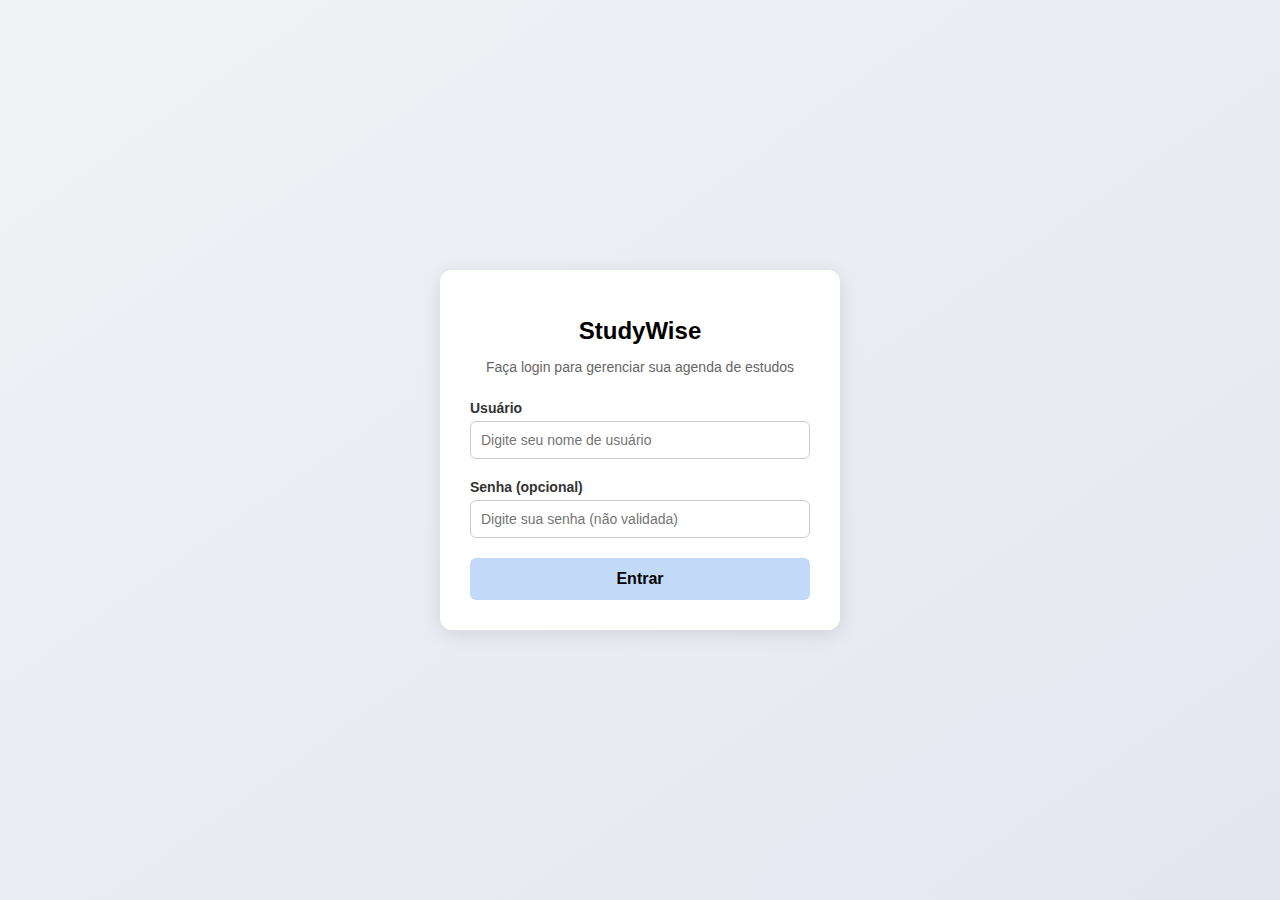
<file: index.html>
<!DOCTYPE html>
<html lang="pt-br">

<head>
  <meta charset="UTF-8">
  <meta name="viewport" content="width=device-width, initial-scale=1.0">
  <title>Login</title>
  <link href="https://fonts.googleapis.com/css2?family=Inter:wght@400;600&display=swap" rel="stylesheet">
  <link rel="stylesheet" href="/css/style.css">
</head>

<body>
  <div class="container">
    <h1>StudyWise</h1>
    <p>Faça login para gerenciar sua agenda de estudos</p>
    <form>
      <label for="usuario">Usuário</label>
      <input type="text" id="usuario" placeholder="Digite seu nome de usuário">
      <label for="senha">Senha (opcional)</label>
      <input type="password" id="senha" placeholder="Digite sua senha (não validada)">

      <button type="submit">
        Entrar
      </button>
    </form>
  </div>
</body>

</html>
</file>
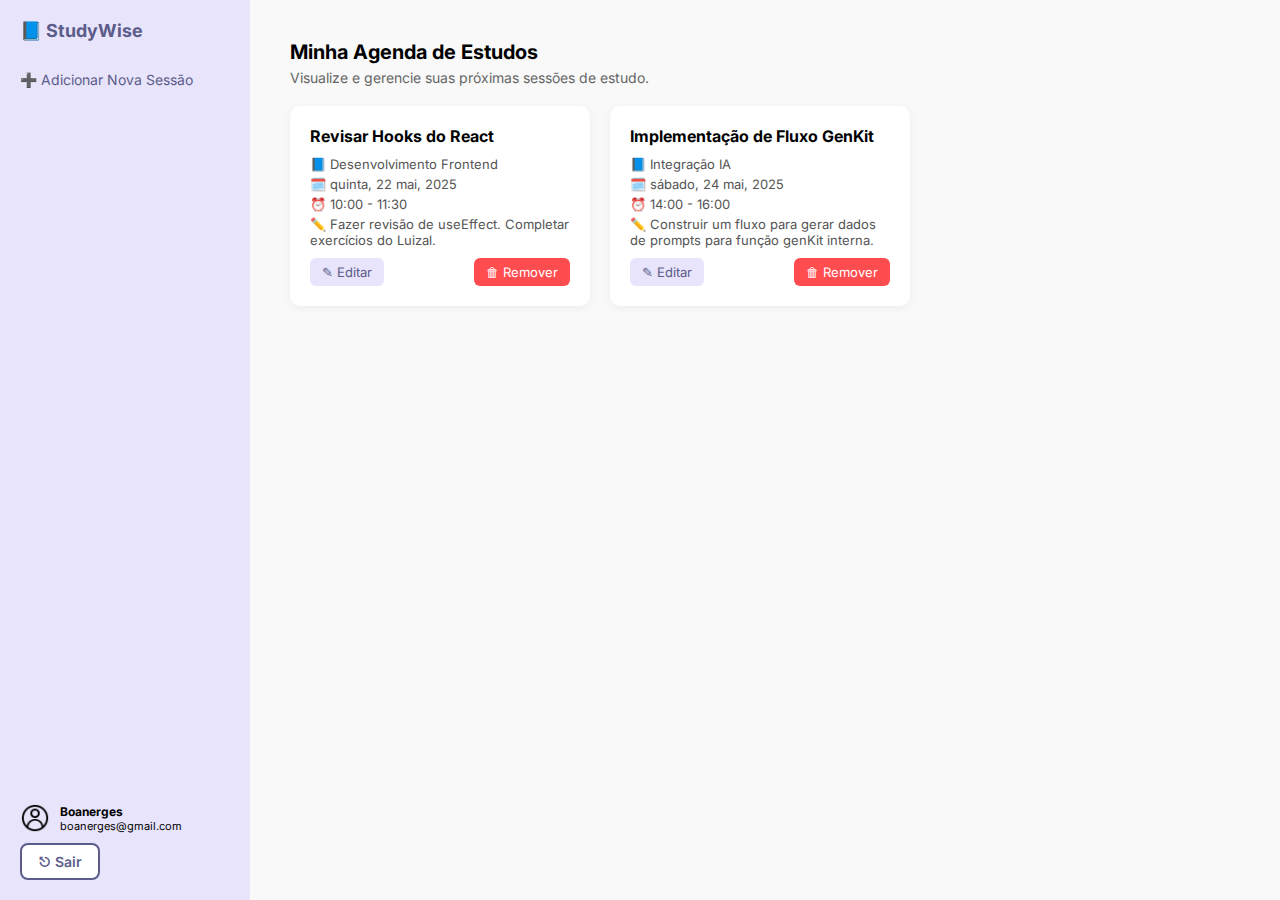
<file: html/agendamento.html>
<!DOCTYPE html>
<html lang="pt-BR">

<head>
    <meta charset="UTF-8" />
    <meta name="viewport" content="width=device-width, initial-scale=1.0" />
    <title>StudyWise - Agenda</title>
    <link href="https://fonts.googleapis.com/css2?family=Inter:wght@400;600&display=swap" rel="stylesheet">
    <link rel="stylesheet" href="/css/agenStyle.css">
</head>

<body>
    <div id="sidebar">
        <div>
            <div class="logo">📘 StudyWise</div>
            <div id="add-session">➕ Adicionar Nova Sessão</div>
        </div>
        <div>
            <div id="user-info-container">
                <img src="/img/perfil-de-usuario.png" alt="" sizes="" srcset="">
                <div id="user-details">
                    <div><strong>Boanerges</strong></div>
                    <div style="font-size: 11px;">boanerges@gmail.com</div>
                </div>
            </div>
            <button id="logout-button">⎋ Sair</button>
        </div>
    </div>
    <div id="main">
        <h2>Minha Agenda de Estudos</h2>
        <p class="subtitle">Visualize e gerencie suas próximas sessões de estudo.</p>
        <div id="cards-container">
            <div class="card">
                <h3>Revisar Hooks do React</h3>
                <p>📘 Desenvolvimento Frontend</p>
                <p>🗓️ quinta, 22 mai, 2025</p>
                <p>⏰ 10:00 - 11:30</p>
                <p>✏️ Fazer revisão de useEffect. Completar exercícios do Luizal.</p>
                <div class="card-buttons">
                    <button class="btn edit">✎ Editar</button>
                    <button class="btn remove">🗑 Remover</button>
                </div>
            </div>

            <div class="card">
                <h3>Implementação de Fluxo GenKit</h3>
                <p>📘 Integração IA</p>
                <p>🗓️ sábado, 24 mai, 2025</p>
                <p>⏰ 14:00 - 16:00</p>
                <p>✏️ Construir um fluxo para gerar dados de prompts para função genKit interna.</p>
                <div class="card-buttons">
                    <button class="btn edit">✎ Editar</button>
                    <button class="btn remove">🗑 Remover</button>
                </div>
            </div>
        </div>
    </div>
</body>

</html>
</file>
<file: css/style.css>
* {
  box-sizing: border-box;
  font-family: Arial, sans-serif;
}

body {
  margin: 0;
  padding: 0;
  background: linear-gradient(to bottom right, #f0f2f5, #e4e7f0);
  display: flex;
  justify-content: center;
  align-items: center;
  height: 100vh;
}

.container {
  background-color: #ffffff;
  padding: 30px;
  border-radius: 12px;
  box-shadow: 0 4px 20px rgba(0, 0, 0, 0.1);
  width: 100%;
  max-width: 400px;
  text-align: center;
}

h1 {
  font-size: 24px;
  font-weight: bold;
  margin-bottom: 5px;
}

p {
  font-size: 14px;
  color: #666;
  margin-bottom: 25px;
}

label {
  display: block;
  text-align: left;
  font-weight: bold;
  font-size: 14px;
  margin-bottom: 5px;
  color: #333;
}

input {
  width: 100%;
  padding: 10px;
  margin-bottom: 20px;
  border: 1px solid #ccc;
  border-radius: 6px;
  font-size: 14px;
}

button {
  width: 100%;
  background-color: #c3d9f8;
  color: #000;
  border: none;
  padding: 12px;
  font-size: 16px;
  font-weight: bold;
  border-radius: 6px;
  cursor: pointer;
  display: flex;
  align-items: center;
  justify-content: center;
  gap: 8px;
}

button:hover {
  background-color: #aac7f0;
}

.agenda-body {
  display: flex;
  height: 100vh;
  font-family: Arial, sans-serif;
  background: #f3f4f6;
}

.agenda-sidebar {
  width: 250px;
  background: #e7e7fb;
  display: flex;
  flex-direction: column;
  transition: width 0.3s;
}

.agenda-sidebar.collapsed {
  width: 60px;
}

.agenda-sidebar-header {
  padding: 20px;
  font-weight: bold;
  font-size: 18px;
  display: flex;
  align-items: center;
  justify-content: space-between;
}

.agenda-toggle {
  cursor: pointer;
  font-size: 20px;
}

.agenda-add-session {
  padding: 15px 20px;
  font-size: 14px;
  cursor: pointer;
  background: none;
  border: none;
  display: flex;
  align-items: center;
  gap: 5px;
}

.agenda-user-info {
  padding: 20px;
  font-size: 12px;
  margin-top: auto;
}

.agenda-logout-btn {
  margin-top: 10px;
  padding: 8px;
  border: 1px solid #ccc;
  border-radius: 6px;
  background: #fff;
  cursor: pointer;
  font-size: 14px;
}

.agenda-main {
  flex: 1;
  padding: 30px;
  display: flex;
  flex-direction: column;
}

.agenda-main h1 {
  font-size: 24px;
  margin-bottom: 8px;
}

.agenda-main p {
  font-size: 14px;
  color: #555;
  margin-bottom: 20px;
}

.agenda-cards {
  display: flex;
  flex-wrap: wrap;
  gap: 20px;
}

.agenda-card {
  background: #fff;
  border-radius: 10px;
  padding: 20px;
  box-shadow: 0 1px 5px rgba(0, 0, 0, 0.1);
  width: 280px;
  display: flex;
  flex-direction: column;
  justify-content: space-between;
}

.agenda-card h3 {
  font-size: 16px;
  margin-bottom: 8px;
}

.agenda-card p {
  font-size: 13px;
  margin-bottom: 4px;
}

.agenda-card-buttons {
  display: flex;
  gap: 10px;
  margin-top: 10px;
}

.agenda-edit {
  background: #cbd5e1;
  border: none;
  padding: 8px;
  border-radius: 6px;
  cursor: pointer;
}

.agenda-remove {
  background: #f87171;
  border: none;
  padding: 8px;
  border-radius: 6px;
  cursor: pointer;
  color: #fff;
}
</file>
<file: css/agenStyle.css>
* {
        margin: 0;
        padding: 0;
        box-sizing: border-box;
        font-family: 'Inter', sans-serif;
    }

    body {
        display: flex;
        background-color: #f9f9f9;
        height: 100vh;
    }

    #sidebar {
        width: 250px;
        background-color: #e8e4fb;
        padding: 20px;
        display: flex;
        flex-direction: column;
        justify-content: space-between;
    }

    #sidebar .logo {
        font-weight: bold;
        font-size: 18px;
        color: #5c5c8a;
        display: flex;
        align-items: center;
        gap: 10px;
    }

    #add-session {
        margin-top: 30px;
        color: #5c5c8a;
        cursor: pointer;
        font-size: 14px;
    }

    #user-info-container {
        display: flex;
        align-items: center;
        gap: 10px;
    }

    #user-info-container img {
        width: 30px;
        height: 30px;
        border-radius: 50%;
    }

    #user-details {
        font-size: 12px;
    }

    #logout-button {
        margin-top: 10px;
        display: inline-block;
        background-color: white;
        padding: 8px 16px;
        font-size: 14px;
        font-weight: 600;
        border-radius: 8px;
        color: #5c5c8a;
        cursor: pointer;
        border: 2px solid #5c5c8a;
        transition: background-color 0.3s;
    }

    #logout-button:hover {
        background-color: #dcd6f0;
    }

    #main {
        flex: 1;
        padding: 40px;
    }

    #main h2 {
        font-size: 20px;
        margin-bottom: 5px;
    }

    #main p.subtitle {
        font-size: 14px;
        color: #666;
        margin-bottom: 20px;
    }

    #cards-container {
        display: flex;
        gap: 20px;
    }

    .card {
        background-color: white;
        padding: 20px;
        border-radius: 10px;
        box-shadow: 0 2px 8px rgba(0, 0, 0, 0.05);
        width: 300px;
    }

    .card h3 {
        font-size: 16px;
        margin-bottom: 10px;
    }

    .card p {
        font-size: 13px;
        color: #555;
        margin: 4px 0;
    }

    .card-buttons {
        margin-top: 10px;
        display: flex;
        justify-content: space-between;
    }

    .btn {
        border: none;
        border-radius: 6px;
        padding: 6px 12px;
        font-size: 13px;
        cursor: pointer;
    }

    .btn.edit {
        background-color: #e8e4fb;
        color: #5c5c8a;
    }

    .btn.remove {
        background-color: #ff4d4f;
        color: white;
    }
</file>
